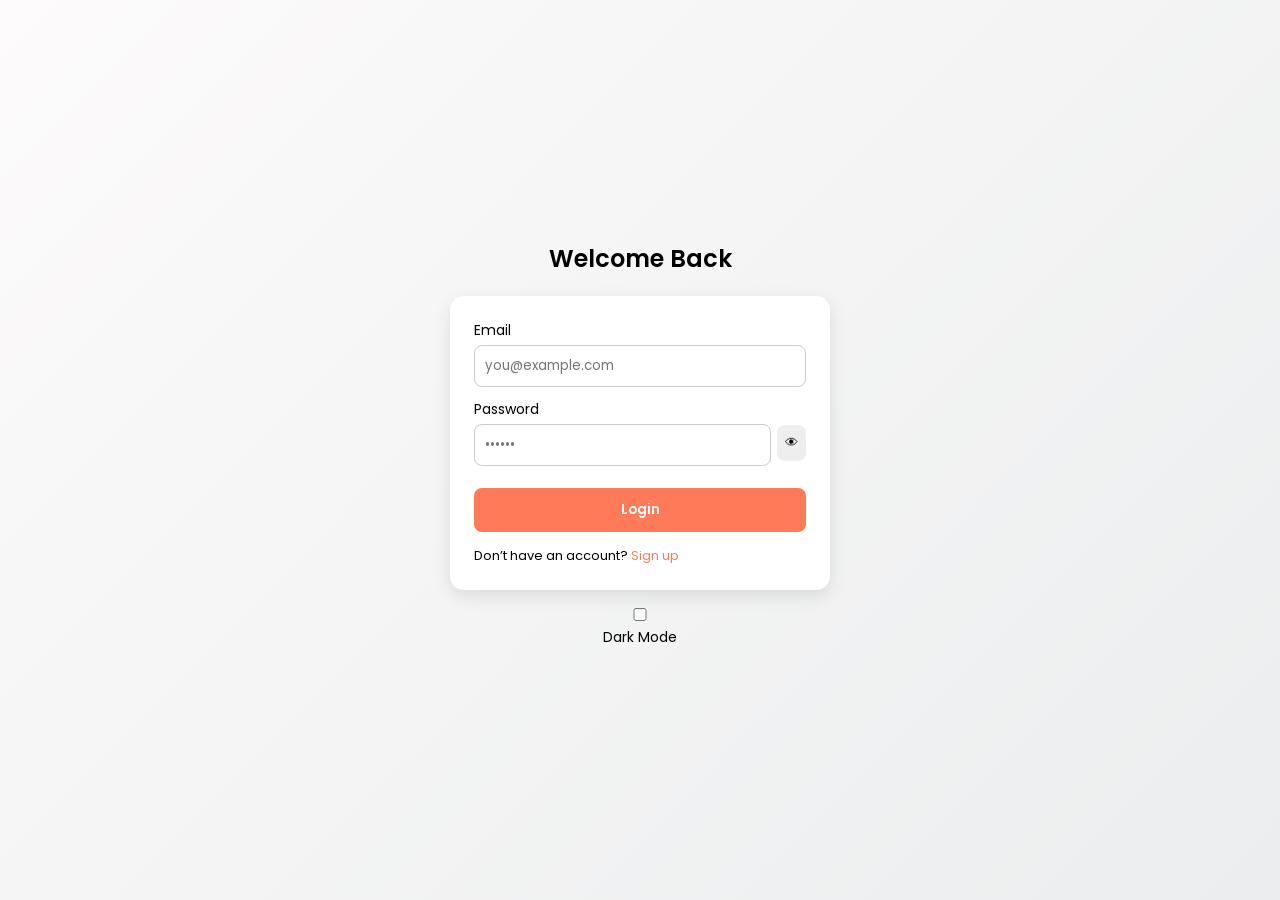
<file: login-pro/index.html>
<!DOCTYPE html>
<html lang="en">
<head>
  <meta charset="utf-8" />
  <meta name="viewport" content="width=device-width,initial-scale=1" />
  <title>Login - Divya Sabale</title>
  <link href="https://fonts.googleapis.com/css2?family=Poppins:wght@300;400;600;700&display=swap" rel="stylesheet">
  <link rel="stylesheet" href="style.css" />
</head>
<body>
  <div class="container">
    <h2>Welcome Back</h2>
    <form id="loginForm" class="card">
      <label>Email <input type="email" id="loginEmail" required placeholder="you@example.com" /></label>
      <label>Password 
        <div class="pw-wrap">
          <input type="password" id="loginPassword" minlength="6" required placeholder="••••••" />
          <button type="button" id="togglePw">👁</button>
        </div>
      </label>
      <button type="submit" class="btn primary">Login</button>
      <p>Don’t have an account? <a href="signup.html">Sign up</a></p>
    </form>
    <div class="toggle-dark">
      <label><input type="checkbox" id="darkMode"> Dark Mode</label>
    </div>
  </div>
  <script src="app.js"></script>
</body>
</html>
</file>
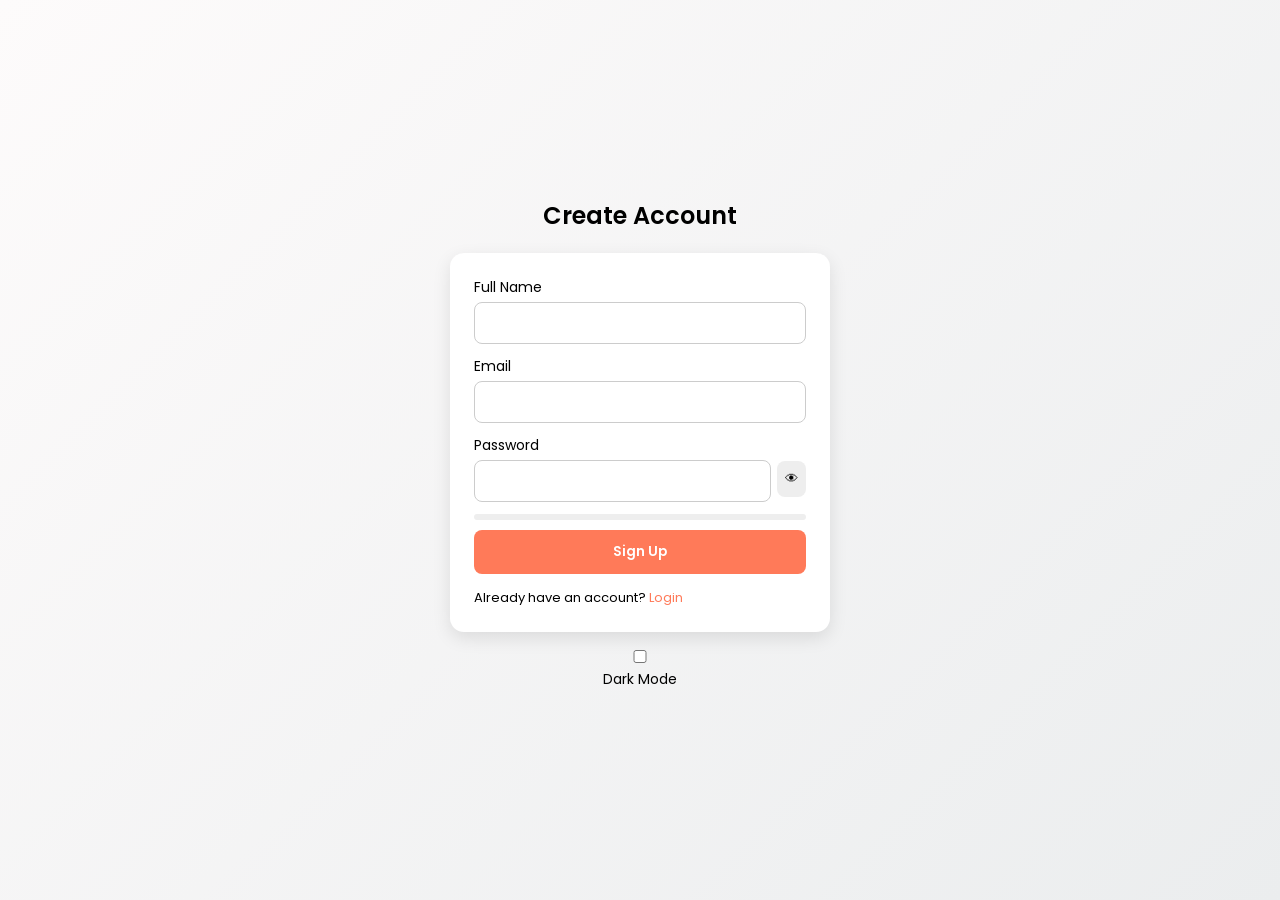
<file: login-pro/signup.html>
<!DOCTYPE html>
<html lang="en">
<head>
  <meta charset="utf-8" />
  <meta name="viewport" content="width=device-width,initial-scale=1" />
  <title>Signup - Divya Sabale</title>
  <link href="https://fonts.googleapis.com/css2?family=Poppins:wght@300;400;600;700&display=swap" rel="stylesheet">
  <link rel="stylesheet" href="style.css" />
</head>
<body>
  <div class="container">
    <h2>Create Account</h2>
    <form id="signupForm" class="card">
      <label>Full Name <input type="text" id="name" required /></label>
      <label>Email <input type="email" id="signupEmail" required /></label>
      <label>Password 
        <div class="pw-wrap">
          <input type="password" id="signupPassword" minlength="6" required />
          <button type="button" id="togglePw2">👁</button>
        </div>
      </label>
      <div class="strength"><div id="strengthBar"></div></div>
      <button type="submit" class="btn primary">Sign Up</button>
      <p>Already have an account? <a href="index.html">Login</a></p>
    </form>
    <div class="toggle-dark">
      <label><input type="checkbox" id="darkMode"> Dark Mode</label>
    </div>
  </div>
  <script src="app.js"></script>
</body>
</html>
</file>
<file: login-pro/style.css>
:root{
  --bg-light: linear-gradient(135deg,#fdfbfb,#ebedee);
  --bg-dark: #121212;
  --card-bg: #fff;
  --text: #222;
  --primary: #ff7a59;
  --primary-dark: #e95a3c;
}
*{box-sizing:border-box;margin:0;padding:0;font-family:'Poppins',sans-serif}
body{min-height:100vh;display:flex;align-items:center;justify-content:center;background:var(--bg-light);transition:background .3s,color .3s}
.container{width:100%;max-width:380px;text-align:center}
h2{margin-bottom:20px;font-weight:600}
.card{background:var(--card-bg);padding:24px;border-radius:14px;box-shadow:0 6px 18px rgba(0,0,0,0.1);text-align:left;transition:background .3s,color .3s}
label{display:block;margin-bottom:12px;font-size:14px}
input{width:100%;padding:10px;border:1px solid #ccc;border-radius:8px;margin-top:4px}
.pw-wrap{display:flex;align-items:center}
.pw-wrap input{flex:1}
.pw-wrap button{margin-left:6px;padding:8px;border:none;background:#eee;border-radius:8px;cursor:pointer}
.btn{width:100%;padding:12px;border:none;border-radius:8px;margin-top:10px;cursor:pointer}
.btn.primary{background:var(--primary);color:white;font-weight:600}
.btn.primary:hover{background:var(--primary-dark)}
a{color:var(--primary);text-decoration:none}
p{margin-top:14px;font-size:13px}
.toggle-dark{margin-top:14px;text-align:center;font-size:13px}
.strength{height:6px;background:#eee;border-radius:6px;margin-top:6px;overflow:hidden}
#strengthBar{height:100%;width:0;background:var(--primary);transition:width .3s}
/* dark mode */
body.dark{background:var(--bg-dark);color:white}
body.dark .card{background:#1e1e1e;color:white}
body.dark input{background:#2a2a2a;color:white;border:1px solid #444}
body.dark .pw-wrap button{background:#333;color:white}
</file>
